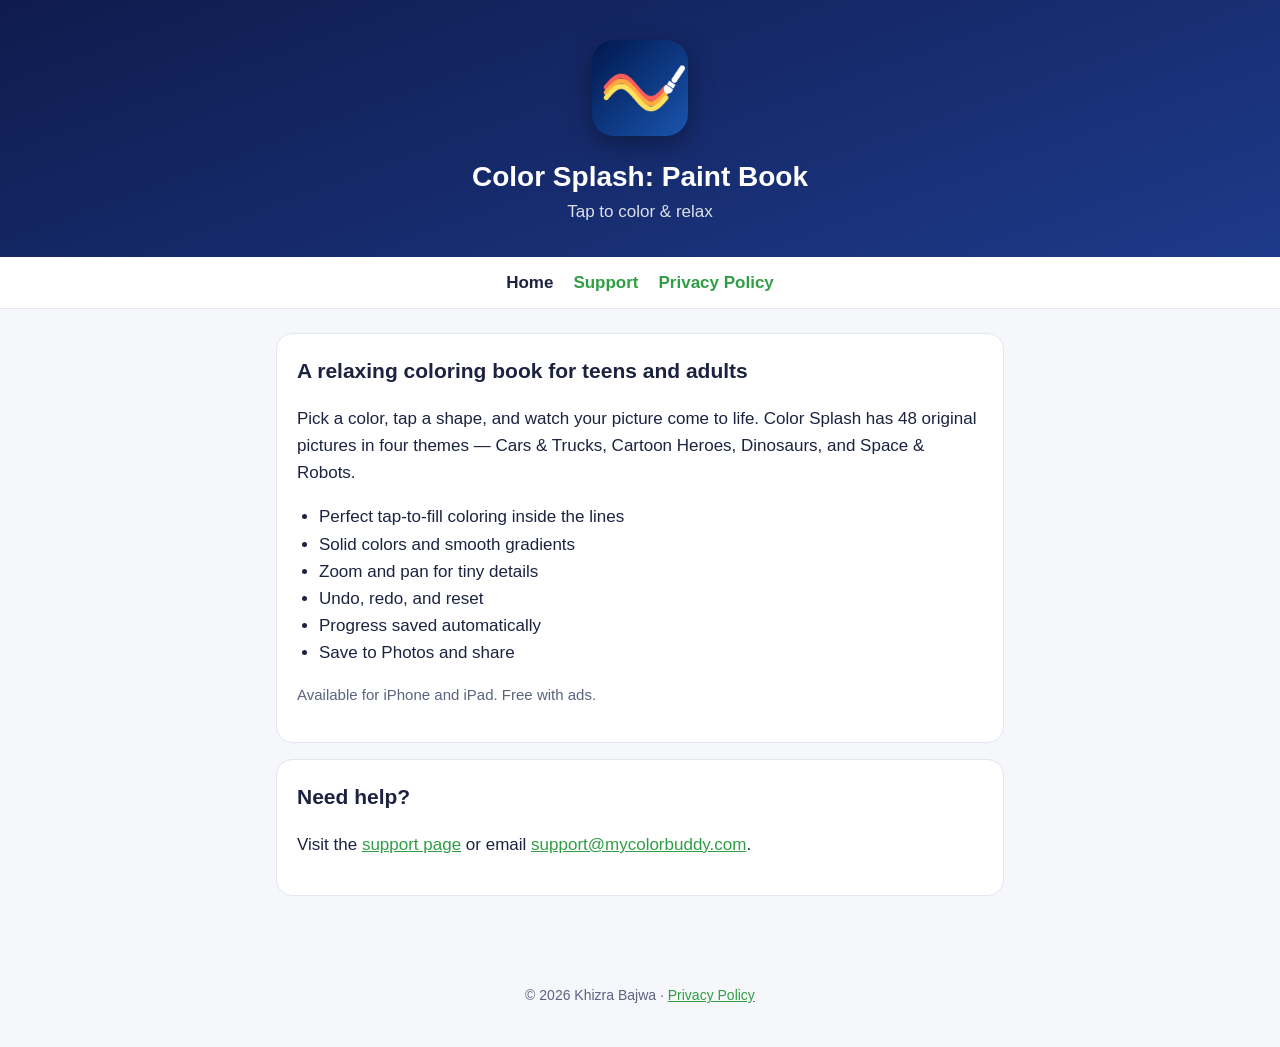
<file: index.html>
<!doctype html>
<html lang="en">
<head>
<meta charset="utf-8">
<meta name="viewport" content="width=device-width, initial-scale=1">
<title>Color Splash: Paint Book</title>
<meta name="description" content="Color Splash: Paint Book — a relaxing tap-to-fill coloring book for teens and adults.">
<link rel="icon" href="icon.png">
<link rel="stylesheet" href="style.css">
</head>
<body>
<header class="hero">
  <img src="icon.png" alt="Color Splash app icon">
  <h1>Color Splash: Paint Book</h1>
  <p>Tap to color &amp; relax</p>
</header>
<nav>
  <a href="./" aria-current="page">Home</a>
  <a href="support.html">Support</a>
  <a href="privacy.html">Privacy Policy</a>
</nav>
<main>
  <div class="card">
    <h2>A relaxing coloring book for teens and adults</h2>
    <p>Pick a color, tap a shape, and watch your picture come to life. Color Splash has 48 original pictures in four themes — Cars &amp; Trucks, Cartoon Heroes, Dinosaurs, and Space &amp; Robots.</p>
    <ul>
      <li>Perfect tap-to-fill coloring inside the lines</li>
      <li>Solid colors and smooth gradients</li>
      <li>Zoom and pan for tiny details</li>
      <li>Undo, redo, and reset</li>
      <li>Progress saved automatically</li>
      <li>Save to Photos and share</li>
    </ul>
    <p class="muted">Available for iPhone and iPad. Free with ads.</p>
  </div>
  <div class="card">
    <h2>Need help?</h2>
    <p>Visit the <a href="support.html">support page</a> or email <a href="mailto:support@mycolorbuddy.com">support@mycolorbuddy.com</a>.</p>
  </div>
</main>
<footer>&copy; 2026 Khizra Bajwa · <a href="privacy.html">Privacy Policy</a></footer>
</body>
</html>
</file>
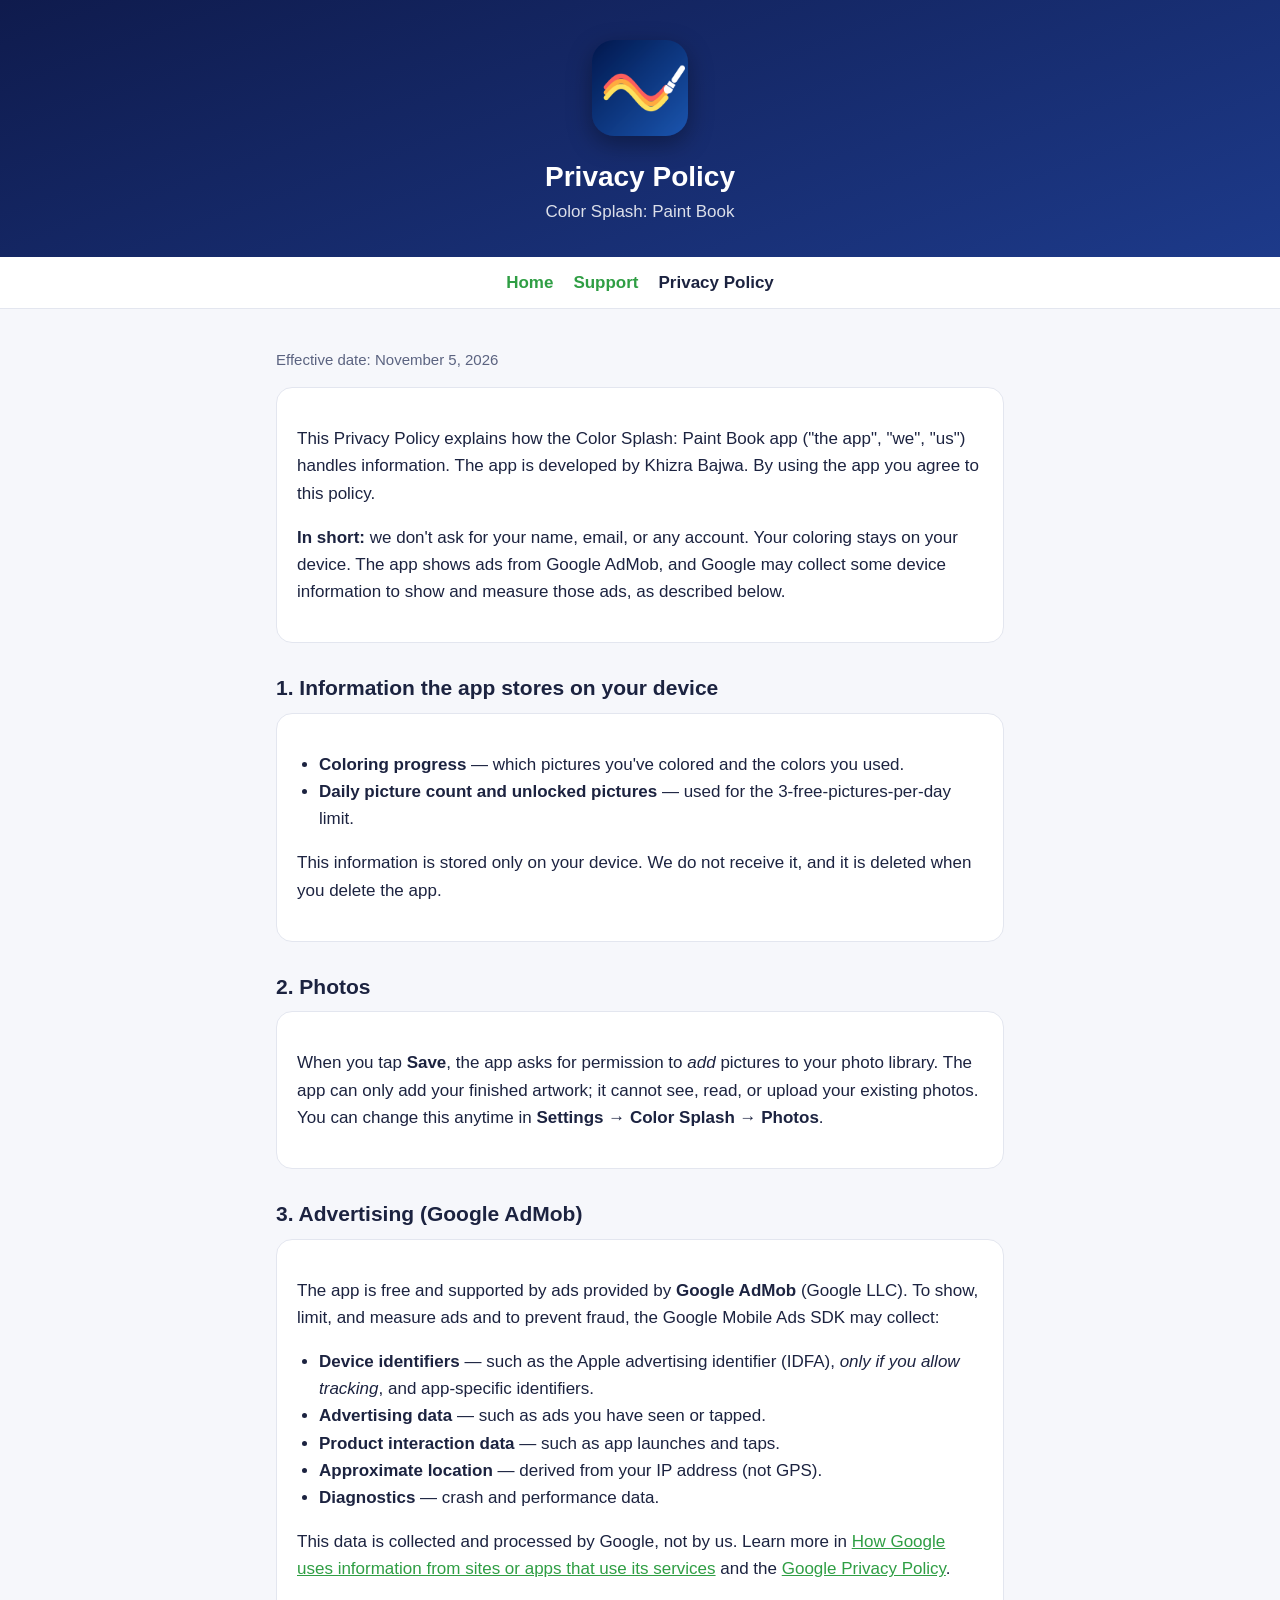
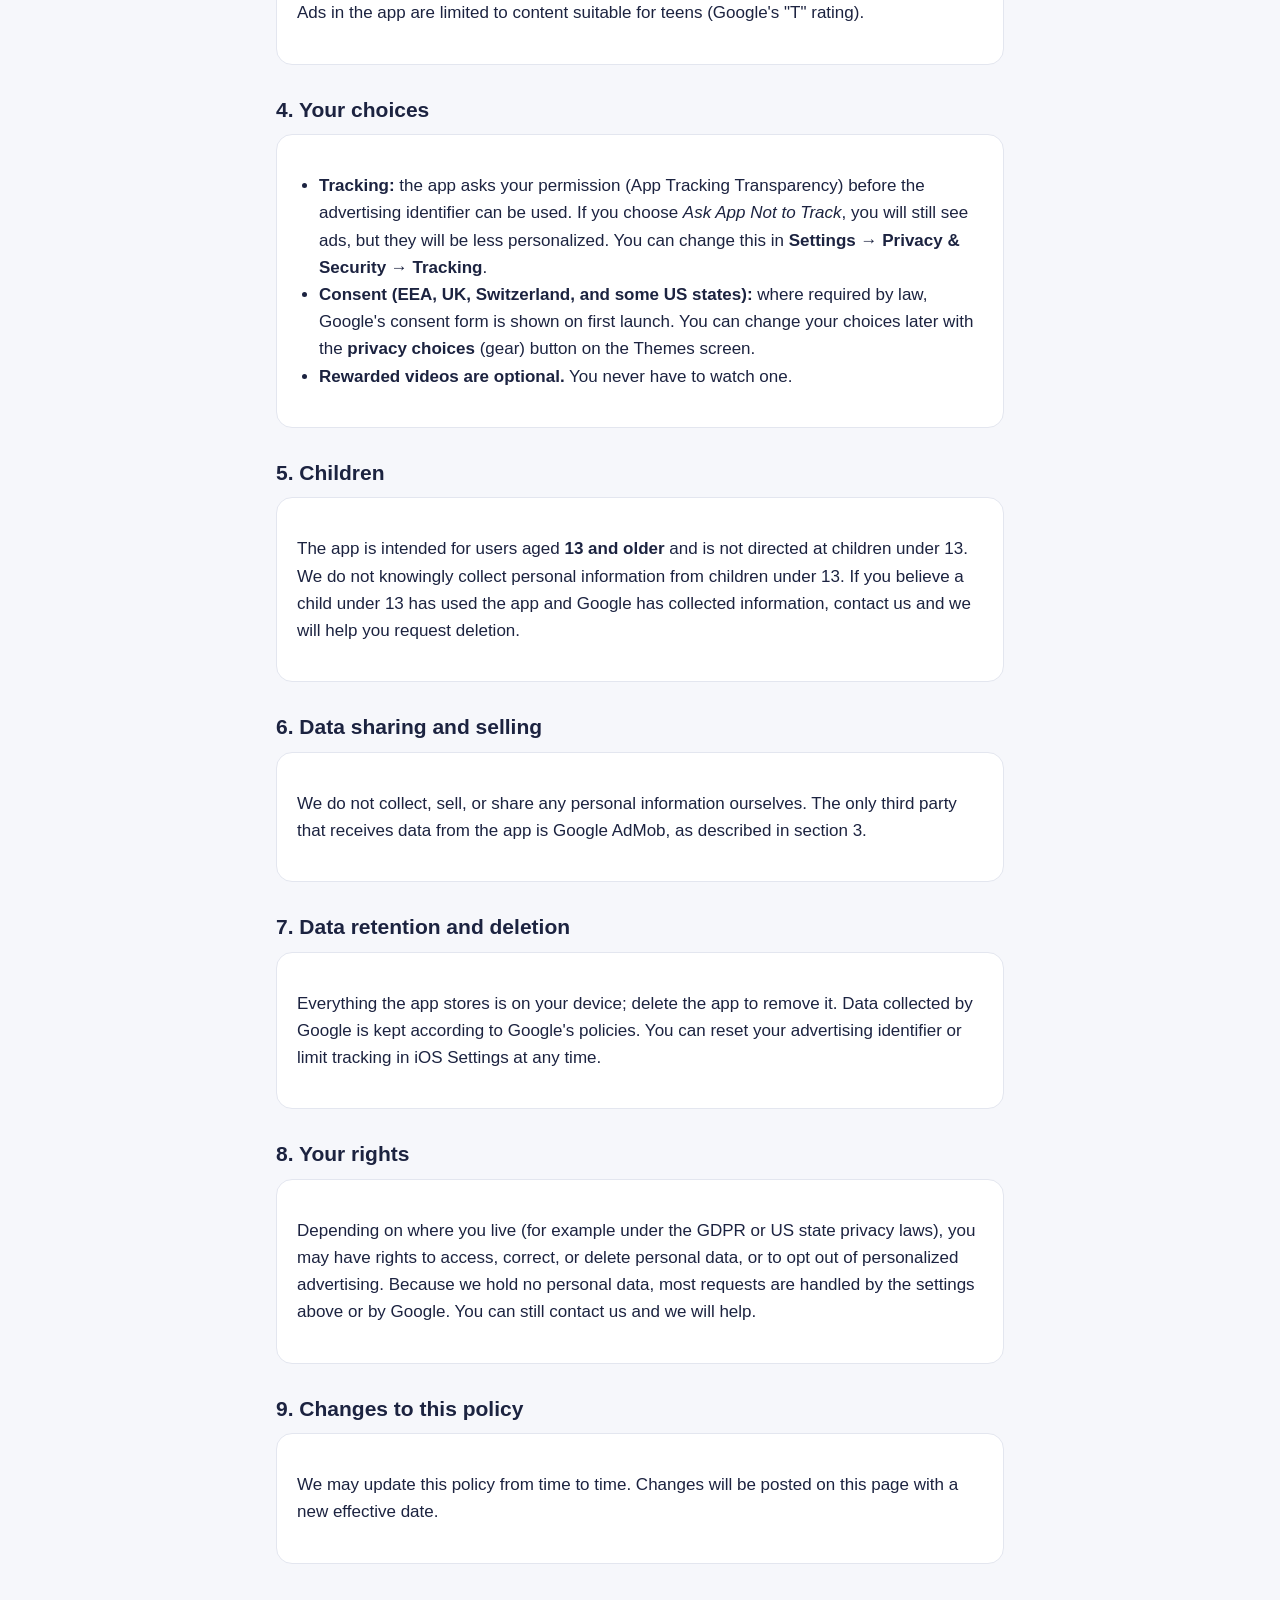
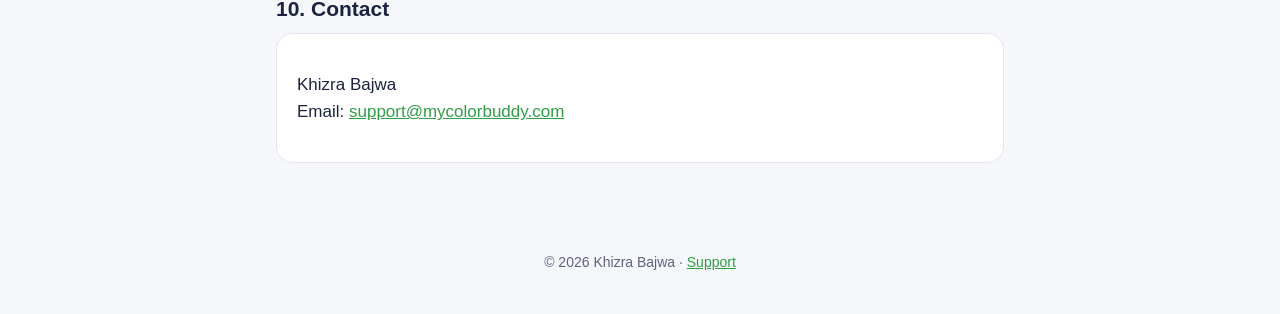
<file: privacy.html>
<!doctype html>
<html lang="en">
<head>
<meta charset="utf-8">
<meta name="viewport" content="width=device-width, initial-scale=1">
<title>Color Splash Privacy Policy</title>
<meta name="description" content="Privacy Policy for Color Splash: Paint Book.">
<link rel="icon" href="icon.png">
<link rel="stylesheet" href="style.css">
</head>
<body>
<header class="hero">
  <img src="icon.png" alt="Color Splash app icon">
  <h1>Privacy Policy</h1>
  <p>Color Splash: Paint Book</p>
</header>
<nav>
  <a href="./">Home</a>
  <a href="support.html">Support</a>
  <a href="privacy.html" aria-current="page">Privacy Policy</a>
</nav>
<main>
  <p class="muted">Effective date: November 5, 2026</p>

  <div class="card">
    <p>This Privacy Policy explains how the Color Splash: Paint Book app ("the app", "we", "us") handles information. The app is developed by Khizra Bajwa. By using the app you agree to this policy.</p>
    <p><strong>In short:</strong> we don't ask for your name, email, or any account. Your coloring stays on your device. The app shows ads from Google AdMob, and Google may collect some device information to show and measure those ads, as described below.</p>
  </div>

  <h2>1. Information the app stores on your device</h2>
  <div class="card">
    <ul>
      <li><strong>Coloring progress</strong> — which pictures you've colored and the colors you used.</li>
      <li><strong>Daily picture count and unlocked pictures</strong> — used for the 3-free-pictures-per-day limit.</li>
    </ul>
    <p>This information is stored only on your device. We do not receive it, and it is deleted when you delete the app.</p>
  </div>

  <h2>2. Photos</h2>
  <div class="card">
    <p>When you tap <strong>Save</strong>, the app asks for permission to <em>add</em> pictures to your photo library. The app can only add your finished artwork; it cannot see, read, or upload your existing photos. You can change this anytime in <strong>Settings → Color Splash → Photos</strong>.</p>
  </div>

  <h2>3. Advertising (Google AdMob)</h2>
  <div class="card">
    <p>The app is free and supported by ads provided by <strong>Google AdMob</strong> (Google LLC). To show, limit, and measure ads and to prevent fraud, the Google Mobile Ads SDK may collect:</p>
    <ul>
      <li><strong>Device identifiers</strong> — such as the Apple advertising identifier (IDFA), <em>only if you allow tracking</em>, and app-specific identifiers.</li>
      <li><strong>Advertising data</strong> — such as ads you have seen or tapped.</li>
      <li><strong>Product interaction data</strong> — such as app launches and taps.</li>
      <li><strong>Approximate location</strong> — derived from your IP address (not GPS).</li>
      <li><strong>Diagnostics</strong> — crash and performance data.</li>
    </ul>
    <p>This data is collected and processed by Google, not by us. Learn more in <a href="https://policies.google.com/technologies/partner-sites" target="_blank" rel="noopener">How Google uses information from sites or apps that use its services</a> and the <a href="https://policies.google.com/privacy" target="_blank" rel="noopener">Google Privacy Policy</a>.</p>
    <p>Ads in the app are limited to content suitable for teens (Google's "T" rating).</p>
  </div>

  <h2>4. Your choices</h2>
  <div class="card">
    <ul>
      <li><strong>Tracking:</strong> the app asks your permission (App Tracking Transparency) before the advertising identifier can be used. If you choose <em>Ask App Not to Track</em>, you will still see ads, but they will be less personalized. You can change this in <strong>Settings → Privacy &amp; Security → Tracking</strong>.</li>
      <li><strong>Consent (EEA, UK, Switzerland, and some US states):</strong> where required by law, Google's consent form is shown on first launch. You can change your choices later with the <strong>privacy choices</strong> (gear) button on the Themes screen.</li>
      <li><strong>Rewarded videos are optional.</strong> You never have to watch one.</li>
    </ul>
  </div>

  <h2>5. Children</h2>
  <div class="card">
    <p>The app is intended for users aged <strong>13 and older</strong> and is not directed at children under 13. We do not knowingly collect personal information from children under 13. If you believe a child under 13 has used the app and Google has collected information, contact us and we will help you request deletion.</p>
  </div>

  <h2>6. Data sharing and selling</h2>
  <div class="card">
    <p>We do not collect, sell, or share any personal information ourselves. The only third party that receives data from the app is Google AdMob, as described in section 3.</p>
  </div>

  <h2>7. Data retention and deletion</h2>
  <div class="card">
    <p>Everything the app stores is on your device; delete the app to remove it. Data collected by Google is kept according to Google's policies. You can reset your advertising identifier or limit tracking in iOS Settings at any time.</p>
  </div>

  <h2>8. Your rights</h2>
  <div class="card">
    <p>Depending on where you live (for example under the GDPR or US state privacy laws), you may have rights to access, correct, or delete personal data, or to opt out of personalized advertising. Because we hold no personal data, most requests are handled by the settings above or by Google. You can still contact us and we will help.</p>
  </div>

  <h2>9. Changes to this policy</h2>
  <div class="card">
    <p>We may update this policy from time to time. Changes will be posted on this page with a new effective date.</p>
  </div>

  <h2>10. Contact</h2>
  <div class="card">
    <p>Khizra Bajwa<br>Email: <a href="mailto:support@mycolorbuddy.com">support@mycolorbuddy.com</a></p>
  </div>
</main>
<footer>&copy; 2026 Khizra Bajwa · <a href="support.html">Support</a></footer>
</body>
</html>
</file>
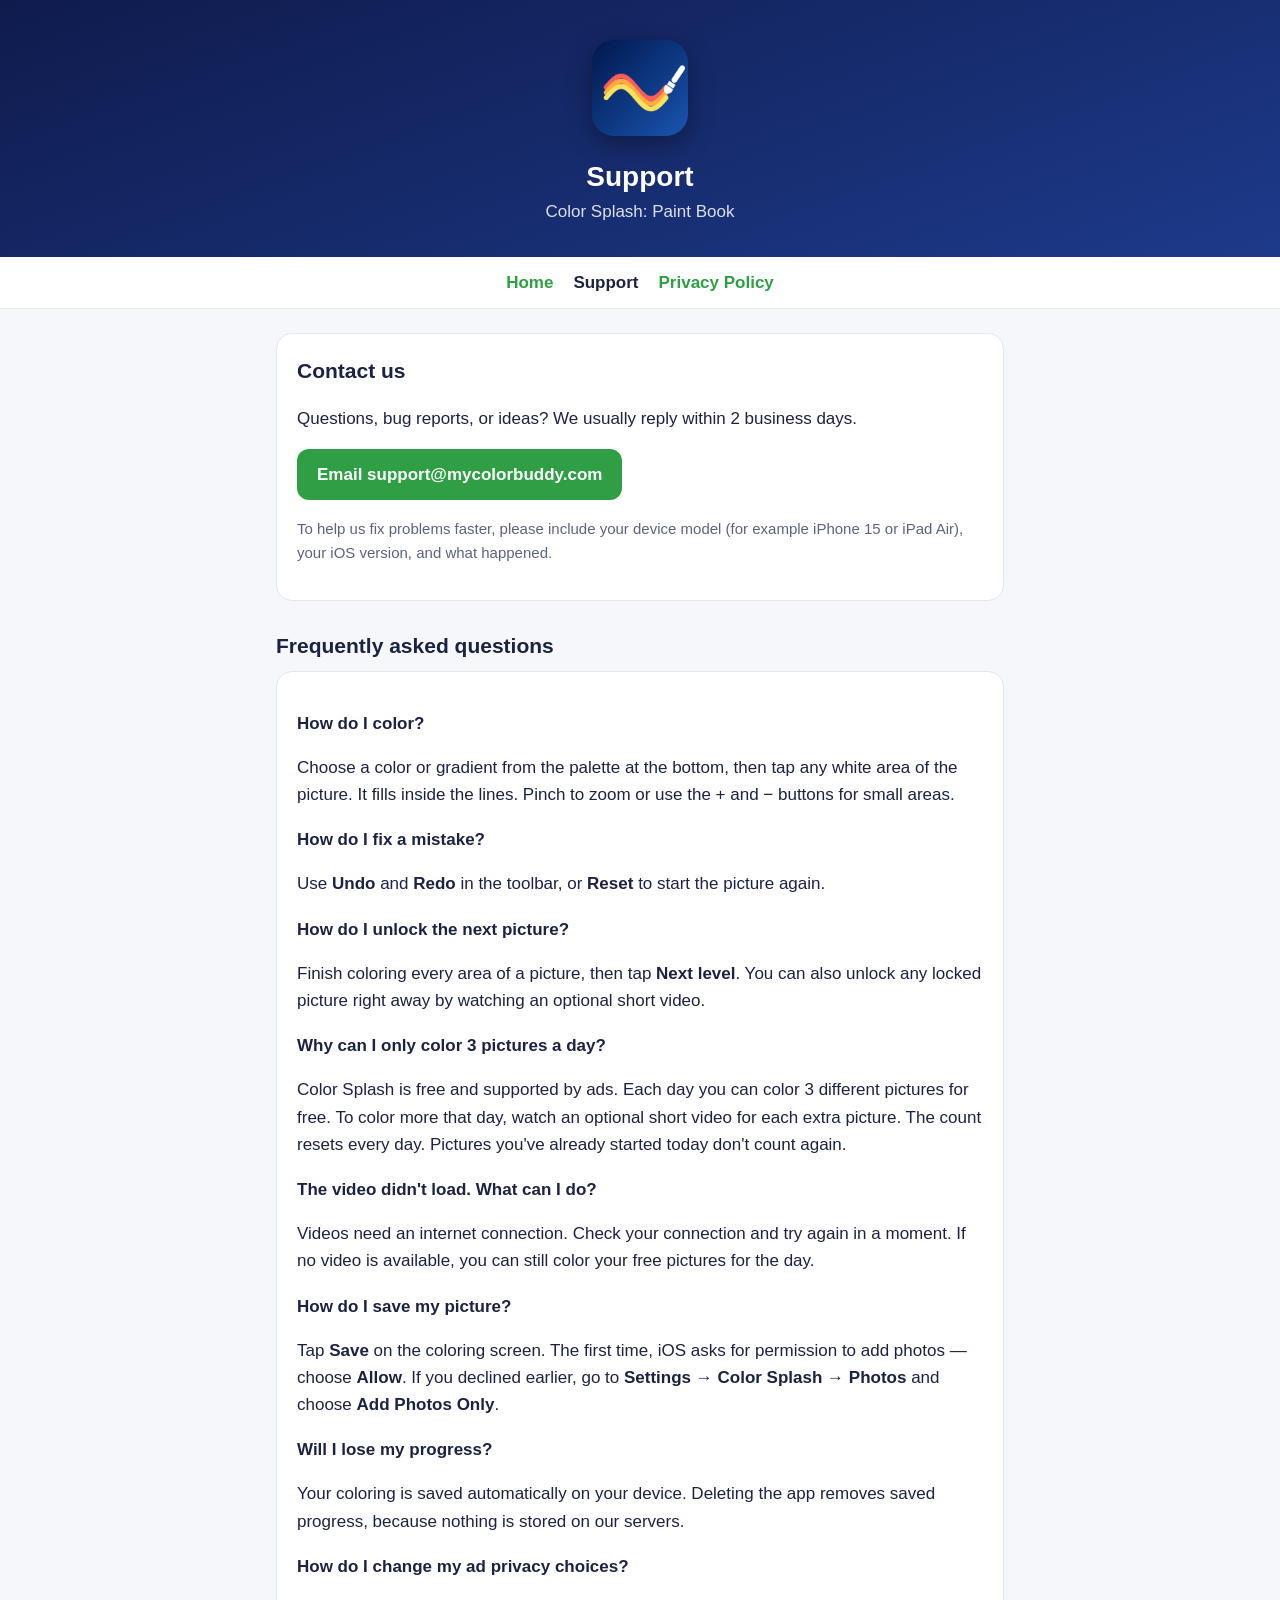
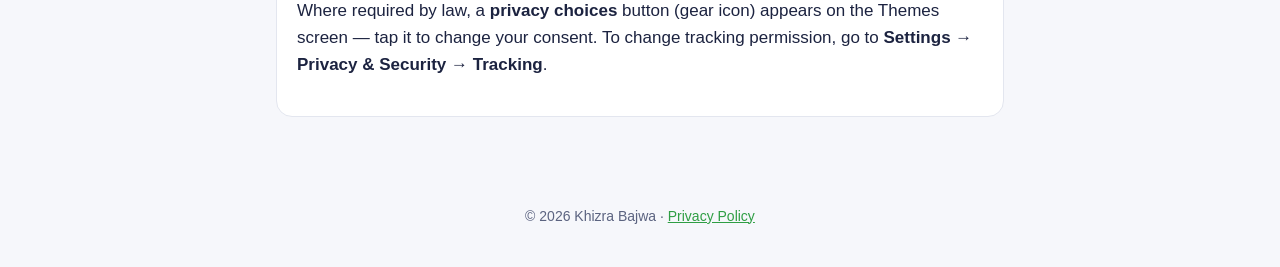
<file: support.html>
<!doctype html>
<html lang="en">
<head>
<meta charset="utf-8">
<meta name="viewport" content="width=device-width, initial-scale=1">
<title>Color Splash Support</title>
<meta name="description" content="Help and contact for Color Splash: Paint Book.">
<link rel="icon" href="icon.png">
<link rel="stylesheet" href="style.css">
</head>
<body>
<header class="hero">
  <img src="icon.png" alt="Color Splash app icon">
  <h1>Support</h1>
  <p>Color Splash: Paint Book</p>
</header>
<nav>
  <a href="./">Home</a>
  <a href="support.html" aria-current="page">Support</a>
  <a href="privacy.html">Privacy Policy</a>
</nav>
<main>
  <div class="card">
    <h2>Contact us</h2>
    <p>Questions, bug reports, or ideas? We usually reply within 2 business days.</p>
    <p><a class="button" href="mailto:support@mycolorbuddy.com?subject=Color%20Splash%20support">Email support@mycolorbuddy.com</a></p>
    <p class="muted">To help us fix problems faster, please include your device model (for example iPhone 15 or iPad Air), your iOS version, and what happened.</p>
  </div>

  <h2>Frequently asked questions</h2>

  <div class="card">
    <h3>How do I color?</h3>
    <p>Choose a color or gradient from the palette at the bottom, then tap any white area of the picture. It fills inside the lines. Pinch to zoom or use the + and − buttons for small areas.</p>

    <h3>How do I fix a mistake?</h3>
    <p>Use <strong>Undo</strong> and <strong>Redo</strong> in the toolbar, or <strong>Reset</strong> to start the picture again.</p>

    <h3>How do I unlock the next picture?</h3>
    <p>Finish coloring every area of a picture, then tap <strong>Next level</strong>. You can also unlock any locked picture right away by watching an optional short video.</p>

    <h3>Why can I only color 3 pictures a day?</h3>
    <p>Color Splash is free and supported by ads. Each day you can color 3 different pictures for free. To color more that day, watch an optional short video for each extra picture. The count resets every day. Pictures you've already started today don't count again.</p>

    <h3>The video didn't load. What can I do?</h3>
    <p>Videos need an internet connection. Check your connection and try again in a moment. If no video is available, you can still color your free pictures for the day.</p>

    <h3>How do I save my picture?</h3>
    <p>Tap <strong>Save</strong> on the coloring screen. The first time, iOS asks for permission to add photos — choose <strong>Allow</strong>. If you declined earlier, go to <strong>Settings → Color Splash → Photos</strong> and choose <strong>Add Photos Only</strong>.</p>

    <h3>Will I lose my progress?</h3>
    <p>Your coloring is saved automatically on your device. Deleting the app removes saved progress, because nothing is stored on our servers.</p>

    <h3>How do I change my ad privacy choices?</h3>
    <p>Where required by law, a <strong>privacy choices</strong> button (gear icon) appears on the Themes screen — tap it to change your consent. To change tracking permission, go to <strong>Settings → Privacy &amp; Security → Tracking</strong>.</p>
  </div>
</main>
<footer>&copy; 2026 Khizra Bajwa · <a href="privacy.html">Privacy Policy</a></footer>
</body>
</html>
</file>
<file: style.css>
:root {
  --bg: #f6f7fb;
  --card: #ffffff;
  --text: #1c2340;
  --muted: #5b6380;
  --accent: #2f9e44;
  --accent-2: #f2b705;
  --border: #e3e6ef;
  --hero-1: #0f1b4d;
  --hero-2: #1d3a8a;
}
@media (prefers-color-scheme: dark) {
  :root {
    --bg: #0b1030;
    --card: #141b45;
    --text: #eef1ff;
    --muted: #a8b0d6;
    --accent: #69db7c;
    --accent-2: #ffd43b;
    --border: #26306a;
  }
}
* { box-sizing: border-box; }
html { -webkit-text-size-adjust: 100%; }
body {
  margin: 0;
  background: var(--bg);
  color: var(--text);
  font: 17px/1.6 -apple-system, BlinkMacSystemFont, "SF Pro Text", "Segoe UI", Roboto, sans-serif;
}
a { color: var(--accent); }
header.hero {
  background: linear-gradient(160deg, var(--hero-1), var(--hero-2));
  color: #fff;
  padding: 40px 16px 32px;
  text-align: center;
}
header.hero img {
  width: 96px; height: 96px;
  border-radius: 22px;
  box-shadow: 0 8px 24px rgba(0,0,0,.35);
}
header.hero h1 { margin: 16px 0 4px; font-size: 28px; line-height: 1.2; }
header.hero p { margin: 0; opacity: .85; }
nav {
  display: flex; justify-content: center; gap: 20px; flex-wrap: wrap;
  padding: 12px 16px;
  background: var(--card);
  border-bottom: 1px solid var(--border);
}
nav a { text-decoration: none; font-weight: 600; }
nav a[aria-current="page"] { color: var(--text); }
main { max-width: 760px; margin: 0 auto; padding: 24px 16px 48px; }
.card {
  background: var(--card);
  border: 1px solid var(--border);
  border-radius: 16px;
  padding: 20px;
  margin-bottom: 16px;
}
h2 { font-size: 21px; margin: 28px 0 8px; }
.card h2:first-child, main > h2:first-child { margin-top: 0; }
h3 { font-size: 17px; margin: 18px 0 4px; }
.muted { color: var(--muted); font-size: 15px; }
.button {
  display: inline-block;
  background: var(--accent);
  color: #fff;
  text-decoration: none;
  font-weight: 700;
  padding: 12px 20px;
  border-radius: 12px;
}
@media (prefers-color-scheme: dark) { .button { color: #0b1030; } }
ul { padding-left: 22px; }
footer { text-align: center; padding: 24px 16px 40px; color: var(--muted); font-size: 14px; }
</file>
